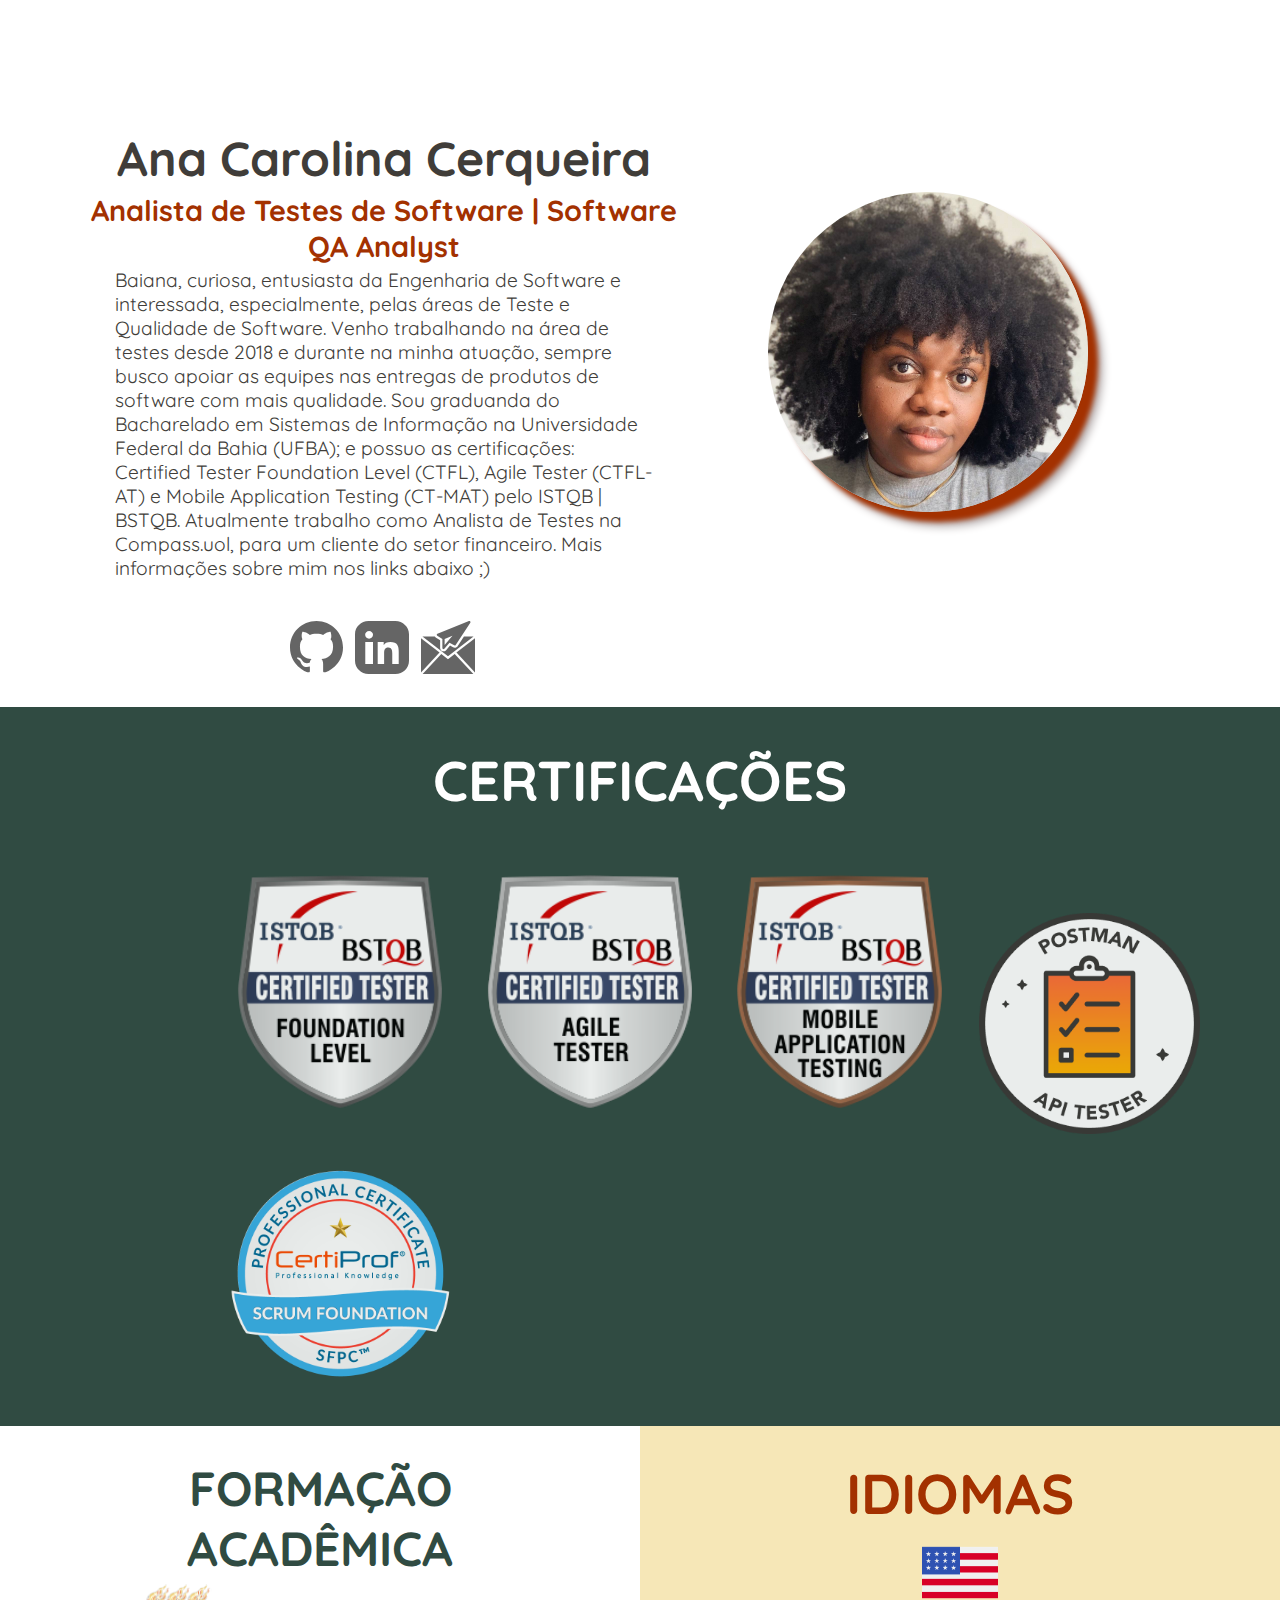
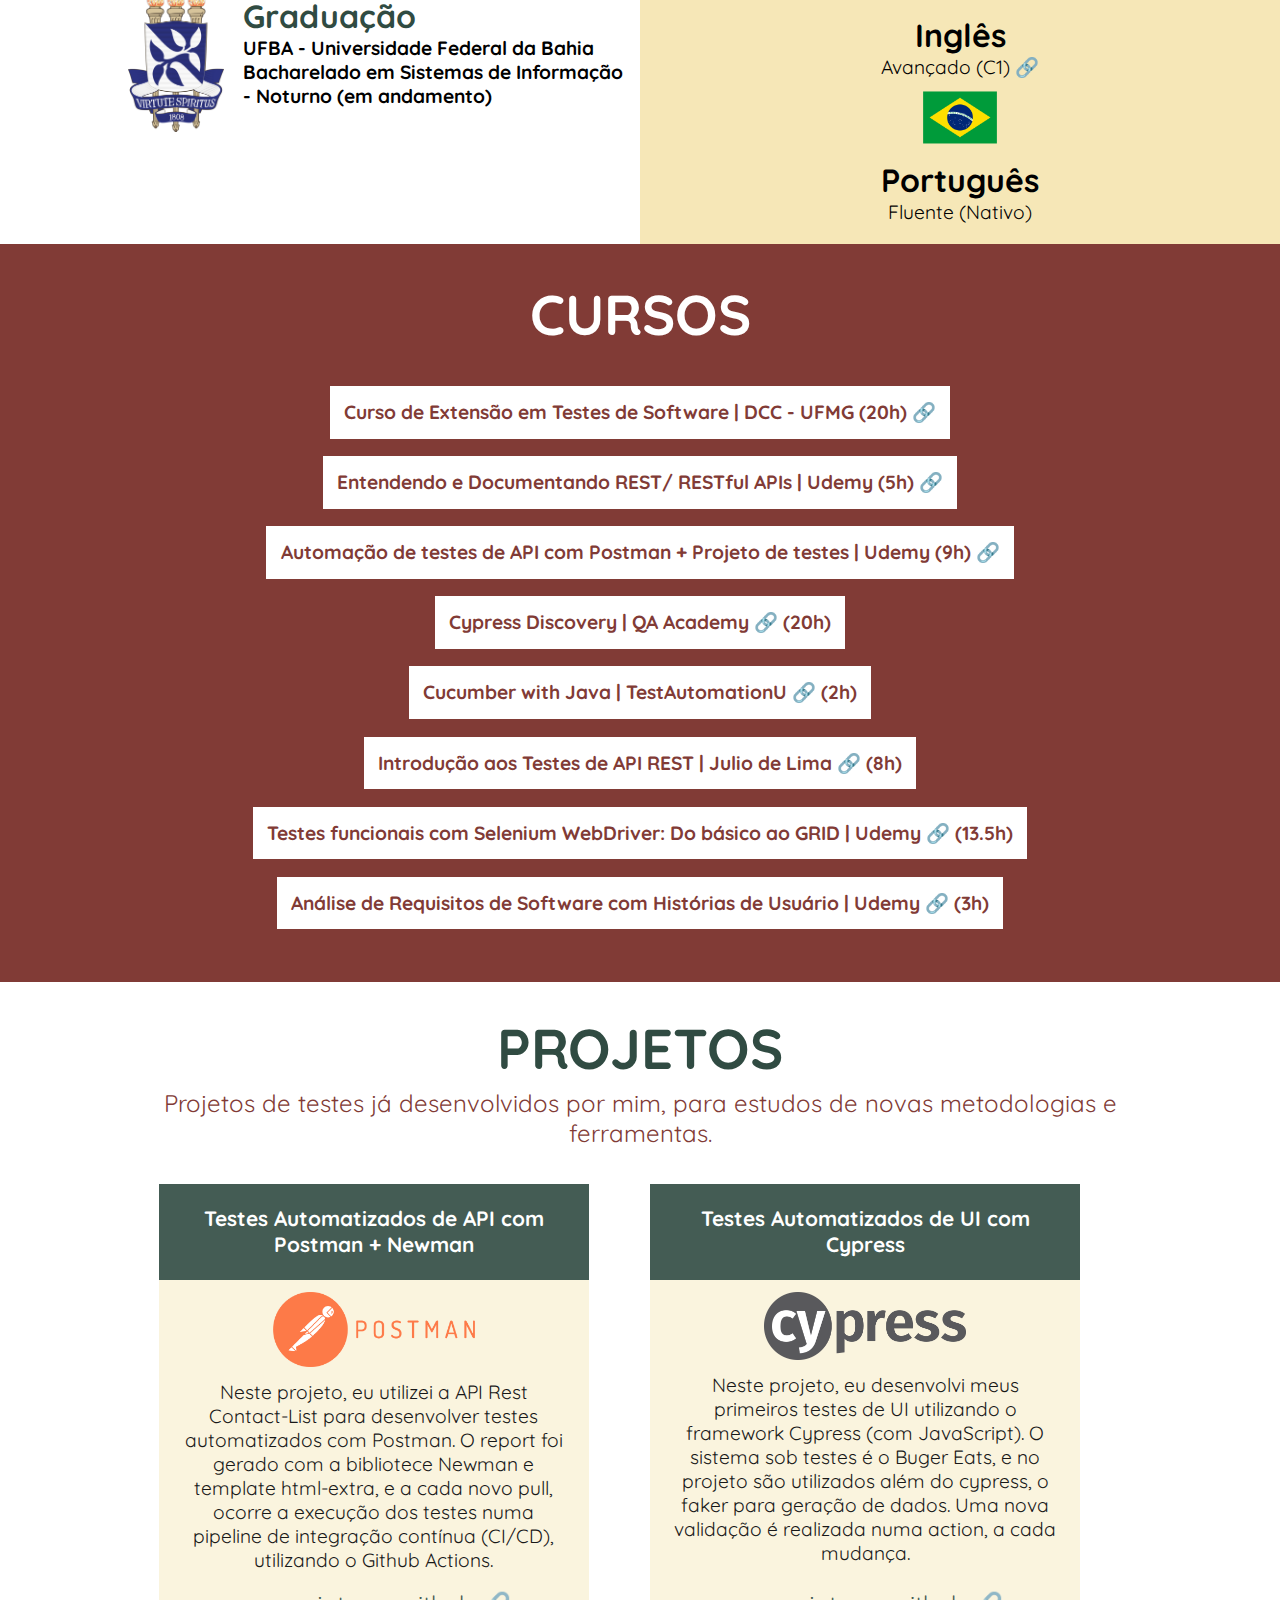
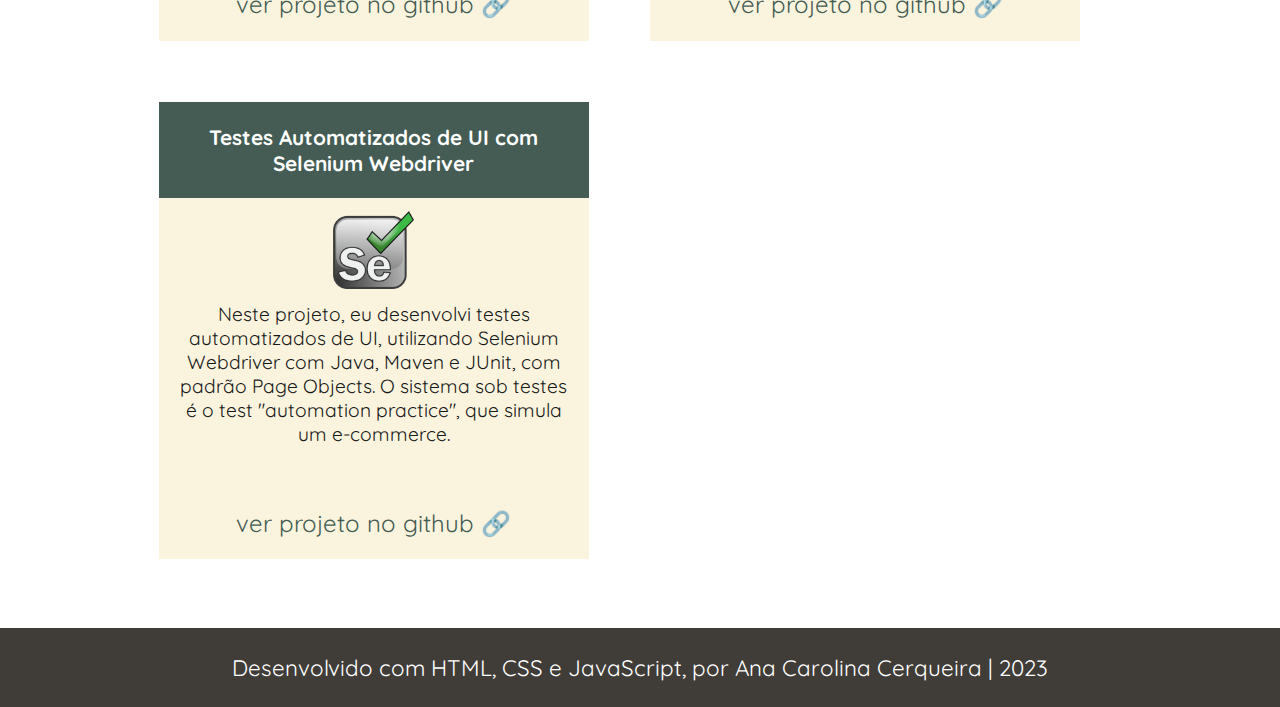
<file: index.html>
<!DOCTYPE html>
<html lang="pt">
    <head>
        <link rel="stylesheet" href="css/stylesheet.css">
        <title>Ana Carolina Cerqueira - Quality Assurance Analyst (QA)</title>
        <style>
            @import url('https://fonts.googleapis.com/css2?family=Quicksand:wght@600&display=swap');
        </style>
        <meta name="description" content="Site Profissional de Ana Carolina Cerqueira - Analista de Testes | QA | Quality Assurance Analyst | Testes Automatizados.">
        <meta name="viewport" content="width=device-width, initial-scale=1.0">
        <script src="js/script.js">
        </script>
        <!-- add icon link -->
        <link rel = "icon" href ="https://cdn-icons-png.flaticon.com/512/346/346072.png" type = "image/x-icon">
    </head>
    <body onload="getContent()">
        <section id="about">
            <section>
                <img id="profile-picture" src="img/anacarolina.jpg" alt="Foto do rosto de Ana Carolina. Uma mulher negra de cabelo crespo, sorrindo" loading=“lazy”>
            </section>
            <section id="name">
            <h1>Ana Carolina Cerqueira</h1>
            <h2>Analista de Testes de Software | Software QA Analyst</h2>
            <p>Baiana, curiosa, entusiasta da Engenharia de Software e interessada, especialmente, pelas áreas de Teste e Qualidade de Software.
               Venho trabalhando na área de testes desde 2018 e durante na minha atuação, sempre busco apoiar as equipes nas entregas de produtos de software com mais qualidade.
               Sou graduanda do Bacharelado em Sistemas de Informação na Universidade Federal da Bahia (UFBA); e possuo as certificações: Certified Tester Foundation Level (CTFL), Agile Tester (CTFL-AT) e Mobile Application Testing (CT-MAT) pelo ISTQB | BSTQB.
               Atualmente trabalho como Analista de Testes na Compass.uol, para um cliente do setor financeiro. Mais informações sobre mim nos links abaixo ;)</p>
               
            <div id="social">
                <div id="email-text">cf.anacarolina@gmail.com</div>
                <a href="https://github.com/anacarolinacerqueira" target="_blank"><img src="img/github.svg" alt="ícone do github com link para o perfil" class="icon"></a>
                <a href="https://www.linkedin.com/in/anacarolinacerqueira/" target="_blank"><img src="img/linkedin.svg" alt="ícone do linkedin, com link para o perfil" class="icon"></a>
                <a href="mailto:cf.anacarolina@gmail.com" target="_blank"> <img src="img/mail.svg" class="icon" alt="e-mail: cf.anacarolina@gmail.com" onmousemove="showMailText()" onmouseleave="hideMailText()"></a>
            </div>
            </section>
        </section>
        <section id="certificates">
            <div id="certifications">
                <h2>CERTIFICAÇÕES</h2>
                <div id="logos">
                    <a href="https://bcr.bstqb.org.br/cert?field_certificado_nome_value=&field_certificado_numero_value=19-CTFL-09775-BR" target="_blank"><img src="img/ctfl.png" alt="logo da certificação CTFL, do ISTQB"></a>
                    <a href="https://bcr.bstqb.org.br/cert?field_certificado_nome_value=&field_certificado_numero_value=22-CTFL-AT-11858-BR" target="_blank"><img src="img/ctflat.png" alt="logo da certificação CTFL-AT, do ISTQB"></a>
                    <a href="https://bcr.bstqb.org.br/cert?field_certificado_nome_value=&field_certificado_numero_value=23-CT-MAT-12959-BR" target="_blank"><img src="img/ctmat.png" alt="logo da certificação CT-MAT, do ISTQB"></a>
                    <a href="https://badgr.com/public/assertions/faEA-aSaQleMbzO84kR-mg?identity__email=cf.anacarolina@gmail.com" target="_blank"><img src="img/postmantester.png" alt="logo da certificação Postman API Tester, do Postman"></a>
                    <a href="https://drive.google.com/file/d/1DNWWKytyFuPPuGOyh8A2bfKQ3jPZt5CL/view" target="_blank"><img src="img/sfpc.png" alt="logo da certificação Scrum Fundamentals, da Certiprof"></a>
                </div>
                <section id="third-line">
                <div id="university">
                    <h2>FORMAÇÃO ACADÊMICA</h2>
                    <div>
                         <img src="img/sti.png" alt="logo da Universidade Federal da Bahia">
                         <h3>Graduação</h3>
                         <p>UFBA - Universidade Federal da Bahia</p>
                         <p>Bacharelado em Sistemas de Informação - Noturno (em andamento)</p>
                    </div>
                </div>
                <div id="languages">
                    <h2>IDIOMAS</h2>
                    <div class="language">
                        <img src="img/usa.png" alt="Bandeira dos Estados Unidos da América">
                        <h3>Inglês</h3>
                        <p><a href="https://www.efset.org/cert/Jr19Bx" target="_blank">Avançado (C1) 🔗</a></p>
                    </div>
                    <div class="language">
                        <img src="img/brazil.png" alt="Bandeira do Brasil">
                        <h3>Português</h3>
                        <p>Fluente (Nativo)</p>
                    </div>
                </div>
                </section>
        </section>
                
            <section>
                <div id="courses"> 
                    <div id="course">
                    <h2>CURSOS</h2>
                    <div class="course-item">
                        <a href="https://drive.google.com/file/d/13HzzIGYbVVkeMo1gzffpYirsFDRJ1xC9/view"  target="_blank">Curso de Extensão em Testes de Software | DCC - UFMG (20h) 🔗 </a>
                    </div>
                    <div class="course-item">
                        <a href="https://www.udemy.com/certificate/UC-6f829907-61ea-4f44-b4eb-7c1d81354409/" target="_blank">Entendendo e Documentando REST/ RESTful APIs | Udemy (5h) 🔗</a>
                    </div>
                    <div class="course-item">
                        <a href="https://www.udemy.com/certificate/UC-80bdec16-7996-4878-ab22-543d63fb8486/" target="_blank">Automação de testes de API com Postman + Projeto de testes | Udemy (9h) 🔗</a>
                    </div>
                    <div class="course-item">
                        <a href="https://drive.google.com/file/d/1kplSBgT-jbFjoKqk0dSSNUTuWLrypQ0n/view?usp=sharing" target="_blank">Cypress Discovery | QA Academy 🔗 (20h)</a>
                    </div>
                    <div class="course-item">
                        <a href="https://drive.google.com/file/d/1H-5aFKM_3bIOWwJ8teS54Fy58yfBP8ty/view?usp=sharing" target="_blank">Cucumber with Java | TestAutomationU 🔗 (2h)</a>
                    </div>
                    <div class="course-item">
                        <a href="https://drive.google.com/file/d/1gNFR6jT77C7Cq0kI4H4Qpl48kwXyx1mV/view?usp=sharing" target="_blank">Introdução aos Testes de API REST | Julio de Lima 🔗 (8h)</a>
                    </div>
                    <div class="course-item">
                        <a href="https://www.udemy.com/certificate/UC-d2e176ad-6a81-488c-938b-b73ada6e681f/" target="_blank">Testes funcionais com Selenium WebDriver: Do básico ao GRID | Udemy 🔗 (13.5h)</a>
                    </div>
                    <div class="course-item">
                        <a href="https://www.udemy.com/certificate/UC-b14fc894-47e6-4b7f-aa04-638b1cf930ef/" target="_blank">Análise de Requisitos de Software com Histórias de Usuário | Udemy 🔗 (3h)</a>
                    </div>
                    </div>
                </div>
            </section>
       
        <section id="projects">
            <h2> PROJETOS </h2>
            <div class="description">
                <p>Projetos de testes já desenvolvidos por mim, para estudos de novas metodologias e ferramentas.</p>
            </div>
            <div class="project">
                <div class="project-title">
                    <h3 class="project-title-text"> Testes Automatizados de API com Postman + Newman</h3>
                </div>
                <div class="project-image">
                    <img src="img/postman.png" alt="logo da ferramenta Postman">
                </div>
                <div class="project-description">
                    <p>Neste projeto, eu utilizei a API Rest Contact-List para desenvolver testes automatizados com Postman. O report foi gerado com a bibliotece Newman e template html-extra, e a cada novo pull, ocorre a execução dos testes numa pipeline de integração contínua (CI/CD), utilizando o Github Actions.</p>
                </div>
                <div class="see-github">
                    <a href="https://github.com/anacarolinacerqueira/ContactListAPI-Testing-Postman" target="_blank"> ver projeto no github 🔗</a>
                </div>
            </div>
            <div class="project">
                <div class="project-title">
                    <h3 class="project-title-text"> Testes Automatizados de UI com Cypress</h3>
                </div>
                <div class="project-image">
                    <img src="img/cypress.png" alt="Logo do framework Cypress">
                </div>
                <div class="project-description">
                    <p>Neste projeto, eu desenvolvi meus primeiros testes de UI utilizando o framework Cypress (com JavaScript). O sistema sob testes é o Buger Eats, e no projeto são utilizados além do cypress, o faker para geração de dados. Uma nova validação é realizada numa action, a cada mudança.</p>
                </div>
                <div class="see-github">
                    <a href="https://github.com/anacarolinacerqueira/cypress-learning" target="_blank"> ver projeto no github 🔗</a>
                </div>
            </div>
            <div class="project">
                <div class="project-title">
                    <h3 class="project-title-text"> Testes Automatizados de UI com Selenium Webdriver</h3>
                </div>
                <div class="project-image">
                    <img src="img/selenium.png" alt="logo do framework Selenium" id="selenium">
                </div>
                <div class="project-description">
                    <p>Neste projeto, eu desenvolvi testes automatizados de UI, utilizando Selenium Webdriver com Java, Maven e JUnit, com padrão Page Objects. O sistema sob testes é o test "automation practice", que simula um e-commerce.</p>
                </div>
                <div class="see-github">
                    <a href="https://github.com/anacarolinacerqueira/SwagLabs-Selenium-Testing" target="_blank"> ver projeto no github 🔗</a>
                </div>
            </div>
        </section> 
        <!--
        <section id="skills">
        <h2>CONHECIMENTOS E HABILIDADES</h2>
        <div id="skills-content">
            <div class="skill-col" id="col-1">
                <h3>Testes de API</h3>
                <ul>
                    <li>- Postman </li>
                    <li>- Insomnia</li>
                    <li>- Swagger UI</li>
                    <li>- Newman (Reporter)</li>
                </ul>
                <h3>Testes Automatizados (Web | UI) </h3>
                <ul>
                    <li>- Selenium Webdriver </li>
                    <li>- Cypress</li>
                     <li>- Robot Framework (Python - UI Web);</li> 
                    <li>- Rest-Assured (Java - API);</li>
                    <li>- JUnit </li>
                    <li>- Cucumber</li>
                    <li>- Allure Reports</li>
                </ul>
                <h3>Ferramentas de Gestão de Projetos e Documentação</h3>
                <ul>
                    <li>- Jira </li>
                    <li>- Azure DevOps
                    <li>- Redmine;</li>
                    <li>- Confluence </li>
                    <li>- Pacote Office </li>
                </ul> 
                </ul>
            </div> 
            <div class="skill-col">
                <h3>Ferramentas de Apoio a Desenvolvimento/Testes</h3>
                <ul>
                    <li>- Github Actions (CI/CD)</li>
                    <li>- Git e Github (Controle de Versionamento)</li>
                    <li>- BrowserStack (Testes Mobile) </li>
                    <li>- DevTools (Debug)</li>
                    <li>- Banco de Dados Relacionais (SQL)</li>
                    <li>- MySQL e PL/SQL (Oracle)</li>
                </ul>
                <h3>Metodologias de Desenvolvimento</h3>
                <ul>
                    <li>- Scrum, Kanban e XP | Extreme Programming (Ágil);</li>
                    <li>- Cascata | Waterfall (Tradicional);</li>
                </ul>
                <h3>Conhecimentos Relacionados</h3>
                <ul>
                    <li>- Linguagens de Porgramação/Marcação: Java, JavaScript, HTML (DOM), CSS, Markdown</li>
                    <li>- Padrões de desenvolvimemto de Testes: Page Objects Model (POM)</li>
                    <li>- Programação Orientada à Objetos (POO) </li>
                </ul>
            </div>
            <div class="skill-col" >
                <h3>Conhecimentos Específicos de Teste</h3>
                <ul>
                    <li>- Técnicas de Teste (Caixa Preta e Caixa Branca)</li>
                    <li>- Níveis de Teste (Unidade, Integração, Sistema (e2e), Aceitação)</li>
                    <li>- Testes Web </li>
                    <li>- Testes Mobile (Android e iOS)</li>
                    <li>- Pirâmide de Testes </li>
                    <li>- Abertura e Acompanhamento de Bugs (Bug Tracking)</li>
                    <li>- Planejamento e Execução de Testes </li>
                    <li>- Gherkin </li>
                    <li>- Behavior Driven Development (BDD)</li>
                    <li>- Test Driven Development (TDD)</li>
                </ul>
                <h3>Testes Não-Funcionais</h3>
                <ul>
                    <li>- Wave (Acessibilidade)</li>
                    <li>- Lighthouse (Performance/Acessibilidade)</li>
                    <li>- WCAG (Acessibilidade)</li>
                    <li>- Conhecimento em Usabilidade</li>
                </ul>
            </div>       
        </div>
        </section>
    -->
        <footer>
            <p id="footer"> Desenvolvido com HTML, CSS e JavaScript, por Ana Carolina Cerqueira | 2023 </p>
        </footer>
    </body>
</html>
</file>
<file: css/stylesheet.css>
* {
	box-sizing: border-box;
    font-family: 'Quicksand', sans-serif;
    margin: 0;
    padding: 0;
}

html{
    background-color: #ffffff;
    height: 100%;
    width: 100%;
}

body{
    animation: fadeInAnimation ease-in 0.2s;
    animation-iteration-count: 1;
    animation-fill-mode: forwards;
}

@keyframes fadeInAnimation {
    0% {
        opacity: 0;
    }
    100% {
        opacity: 1;
     }
}

#about{
    height: auto;
    background-color: #FAF3DB;
}

#name{
    float: left;
    width: 60%;
    text-align: center;
    font-size: 1.2em;
    margin-top: 10%;
}

#name h1{
    font-size: 2.5em;
    color: #403D39;
}

#name h2{
    font-size: 1.5em;
    padding: 0.5%;
    color: #A33100;
    font-weight: bolder;
}

#name p{
    width: 70%;
    text-align: left;
    margin-left: 15%;
    color: #403D39;
}

#pic-about{
    width: 16%;
    border-radius: 50%;
    align-items: center;
    float: left;
    margin-left: 42%;
}

#profile-picture{
    float: right;
    width: 25%;
    height: auto;
    margin-top: 5%;
    margin-right: 15%;
    border-radius: 50%;
    box-shadow: 10px 10px 5px #A33100, 15px 15px 8px rgb(183, 176, 176);
    transition: transform .5s;
}

#profile-picture:hover{
    transform: scale(1.05);
}

#profile-picture img{
    width: 100%;
    height: auto;
}

#email-text{
    display: block;
    font-size: 0.5em;
    float: left;
    width: 100%;
    margin-left: 5%;
    margin-bottom: 1%;
    color: transparent;
    /*color: #A33100; */
}

footer{
    width: 100%;
    color: #fff;
    text-align: center;
    float: left;
    bottom: 5%;
    background-color: #403D39;
    height: 15%;
    padding: 2%;
}

.icon {
    width: 2em;
    height: auto;
    opacity: 60%;
    padding-right: 0.5%;
}

.icon:hover{
    opacity: 100%;
}

#social{
    margin-top: 2%;
    font-size: 1.5em;
}

/* experience section */

#experience {
    background-color: #FAF3DB;
    float: left;
    width: 100%;
    margin-top: 5%;
}

#experience h2{
    color:#A33100;
    font-size: 3.5em;
    float: left;
    width: 40%;
    height: 100%;
    display: block;
    padding-top: 15%;
    padding-left: 3%;
    text-align: center;
}

.experience-title{
    font-weight: bolder;
    font-size: 1.5em;
    color:#A33100;
}

.experience-company{
    font-size: 1.1em;
    display: inline;
}

.experience-company a{
    text-decoration: none;
    color: #813B36;
}

.job-date{
    display: inline;
    font-size: 1em;
    color: #813B36;
}

.job{
    padding: 1%;
    float: right;
    width: 60%;
    color:#403D39;
}

.company-logo{
   width: 5%;
   height: auto;
   float: left;
}

.company-logo img{
    width: 100%;
    height: auto;
    margin-top: 30%;
}

.job-details{
    display: inline-block;
    padding: 1%;
    width: 75%;
}

.more:hover{
    cursor: pointer;
    color:#A33100;
    font-weight: bolder;
}

.more{
    float: right;
    width: 36%;
}

/* projects section */

/* certifications and courses section*/
#certificates{
    width: 100%;
    height: auto;
}

#certifications{
    width: 100%;
    float: left;
    background-color: #304B42;
    margin-top: 2%;
    height: auto;
}

#certifications h2{
    font-size: 3.5em;
    color: #ffffff;
    float: left;
    width: 100%;
    text-align: center;
    margin-top: 3%;
    margin-bottom: 1%;
}

#logos{
    float: left;
    width: 100%;
    padding: 2%;
    margin-left: 15%;
}

#logos img{
    width: 13em;
    height: auto;
    margin: 1%;
    opacity: 0.9;
    transition: transform .5s;
    margin-left: 1%;
}

#logos img:hover{
    transform: scale(1.1);
    opacity: 1.2;
}

#logos p{
    font-size: 1em;
    width: 25%;
    text-align: center;
    font-weight: bolder;
}

#third-line{
    height: auto;
    width: 100%;
    float: left;
    background-color: #ffffff;
}

#university{
    float: left;
    width: 50%;
    background-color: #fff;
    height: auto;
}

#university h2{
    width: 100%;
    font-size: 3.5em;
    color: #304B42;
    text-align: center;
    margin-top: 5%;
}

#university div{
    float: left;
    width: 60%;
    margin-left: 20%;
    margin-bottom: 3%;
}

#university img{
    float: left;
    width: 15%;
    height: auto;
    display: block;
    margin-right: 3%;
    margin-left: 5%;
}

#university h3{
    width: 100%;
    font-size: 1.7em;
    color: #304B42;
    margin-top: 3%;
}

#university p{
    width: 100%;
    font-size: 1em;
    font-weight: bolder;
}

#languages{
    width: 50%;
    height: auto;
    float: left;
    background-color: #F6E7B7;
    color: black;
    padding-bottom: 1.6%;
}

#languages h2{
    width: 100%;
    font-size: 3.5em;
    color: #A33100;
    text-align: center;
    margin-top: 5%;
}

.language{
    float: left;
    width: 45%;
    margin-left: 5%;
}

.language img{
    width: 25%;
    margin-left: 40%;
}

.language h3{
    width: 100%;
    font-size: 2em;
    text-align: center;
}

.language p{
    width: 100%;
    text-align: center;
    font-size: 1.2em;
}

.language p a{
    text-decoration: none;
    color: black;
}

.language p a:hover{
    color: #304B42;
}


#courses{
    float: left;
    width: 100%;
    height: auto;
    height: auto;
    background-color: #813B36;
}

#course{
    width: 90%;
    margin-left: 5%;
    margin-bottom: 3%;
    float: left;
}

#course h2{
    margin: 3%;
    color: #fff;
    font-size: 3.5em;
    text-align: center;
}

.course-item{
    padding: 1.5%;
    font-size: 1.2em;
    width: 50%;
    height: auto;
    float: left;
    align-content: center;
    align-self:center ;
}

.course-item a{
    text-decoration: none;
    background-color: #ffffff;
    color: #813b36;
    padding: 1%;
    font-weight: bolder;
    border: 3px solid transparent;
}

.course-item a:hover{
    border: 3px solid #fff;
    background-color: #813b36;
    color: #fff;
}
/* certifications and courses section end*/

#projects{
    background-color: #ffffff;
    float: left;
    width: 80%;
    margin-left: 10%;
    margin-bottom: 3%;
}

#projects h2{
    color: #304B42;
    font-size: 3.5em;
    float: left;
    width: 100%;
    height: auto;
    display: block;
    padding-top: 3%;
    text-align: center;
}

.description{
    float: left;
    width: 100%;
    text-align: center;
    font-size: 1.5em;
    color: #813B36;
    padding: 0.5%;
}

.project{
    float: left;
    background-color: #FAF3DB;
    width: 27%;
    height: auto;
    margin: 3%;
    transition: transform .5s;
    opacity: 0.9;
}

.project:hover{
    opacity: 1.2;
 	transform: scale(1.05);
}

.project-title{
    background-color: #304B42;
    height: 6em;
}

.project-title-text{
    font-size: 1.3em;
    color: #ffffff;
    padding: 5%;
    text-align: center;
    font-weight: bold;
    height: auto;
}

.project-image{
    float: left;
    width: 100%;
    height: 6em;
    padding: 3%;
}

.project-image img{
    float: left;
    width: 50%;
    margin-left: 25%;
}

#selenium{
    width: 20%;
    margin-left: 40%;
}

.project-description{
    width: 100%;
    height: 15em;
}

.project-description p{
    padding: 5%;
    font-size: 1em;
    text-align: center;
}

.see-github{
    width: 100%;
    text-align: center;
    padding: 5%;
}

.see-github a:hover{
    font-weight: 2;
    color: #A33100;
}

.see-github a{
    text-decoration: none;
    color:#304B42;
}

#skills{
    background-color: #813b36;
    float: left;
    width: 100%;
    height: 50em;
}

#skills h2{
    color: #FAF3DB;
    font-size: 3.5em;
    float: left;
    width: 100%;
    height: auto;
    display: block;
    padding-top: 3%;
    text-align: center;
}

#skills-content{
    width: 90%;
    height: auto;
    background-color: #ffffff;
    float: left;
    margin-left: 5%;
    margin-top: 2%;
    margin-bottom: 10%;
}
.skill-col{
    width: 33%;
    margin: 1.2%;
    float: left;
    padding: 1%;
}

.skill-col h3{
    font-size: 1.6em;
    color: #A33100;
    background-color: #FAF3DB;
    text-align: left;
    margin-top: 3%;
}

.skill-col ul li{
    list-style-type: none;
    color: #304B42;
    font-size: 1.2em;
    padding: 0.5%;
}

#col-1{
    width: 25%;
}

/*media queries to make the desing responsive for more devices */

@media screen and (max-width: 540px) {
    #profile-picture{
        width: 50%;
        height: auto;
        border-radius: 50%;
        margin-right: 25%;
    }

    #name{
        width: 100%;
    }

    #name h1 {
        font-size: 1.5em;
        width: 100%;
    }

    #name h2 {
        font-size: 1.2em;
        width: 90%;
        margin-left: 5%;
    }

    #name p {
        margin-top: 3%;
        font-size: 0.9em;
        width: 80%;
        height: auto;
        text-align: center;
        margin-left: 10%;
    }

    .icon {
        width: 1.5em;
        height: auto;
        opacity: 80%;
    }

    #certifications h2{
        font-size: 2em;
        text-align: center;
    }

    #logos img{
        width: 40%;
    }

    #university{
        width: 100%;
    }

    #university p{
        width: 100%;
        font-size: 1em;
        text-align: center;
        margin: 0%;
    }

    #university h3{
        font-size: 1.8em;
        text-align: center;
    }

    #university img{
        width: 30%;
        margin-left: 35%;
    }

    #languages{
        width: 100%;
        margin: 0%;
    }

    .language{
        width: 100%;
        margin: 0%;
        margin-bottom: 5%;
    }

    .language image{
        width: 30%;
    }

    .language h3{
        font-size: 1.5em;
    }

    #course h2{
        margin-top: 5%;
        font-size: 2em;
    }

    .course-item{
        width: 100%;
        text-align: center;
        font-size: 1em;
        margin-top: 2%;
    }

    .course-item a{
        color: #fff;
        background-color: transparent;
    }

    #projects h2{
        font-size: 2em;
    }

    .description p{
        font-size: 0.7em;
        width: 100%;
    }

    .project{
        width: 100%;
    }

    .project-title-text{
        font-size: 1.1em;
        height: auto;
    }

    .project-image{
       height: auto;
    }
    
    .project-title{
        height: 4.5em;
    }

    .see-github{
        margin-top: 10%;
    }

    footer{
        width: 100%;
        margin-left: 0%;
        padding-top: 5%;
        padding-bottom: 10%;
        font-size: 1em;
    }
}

@media screen and (min-width: 541px) and (max-width: 1023px) {
    #profile-picture{
        width: 60%;
        margin-right: 20%;
    }

    #name{
        width: 100%;
    }

    #name h1 {
        font-size: 2.2em;
        width: 100%;
    }

    #name h2 {
        font-size: 1.4em;
        width: 90%;
        margin-left: 5%;
    }

    #name p {
        margin-top: 3%;
        font-size: 1em;
        width: 80%;
        height: auto;
        text-align: center;
        margin-left: 10%;
    }

    .icon {
        width: 1.5em;
        height: auto;
        opacity: 80%;
    }

    #certifications h2{
        font-size: 2.5em;
        text-align: center;
    }

    #logos img{
        width: 40%;
    }

    #university{
        width: 100%;
    }

    #university p{
        width: 100%;
        font-size: 1.2em;
        text-align: center;
        margin: 0%;
    }

    #university h3{
        font-size: 1.8em;
        text-align: center;
    }

    #university img{
        width: 25%;
        margin-left: 35%;
    }

    #languages{
        width: 100%;
        margin: 0%;
    }

    .language{
        width: 100%;
        margin: 0%;
        margin-bottom: 5%;
    }

    .language img{
        width: 15%;
    }

    .language h3{
        font-size: 1.8em;
    }

    #course h2{
        margin-top: 5%;
        font-size: 2em;
    }

    .course-item{
        width: 100%;
        text-align: center;
        font-size: 1.2em;
        margin-top: 2%;
    }

    .course-item a{
        color: #fff;
        background-color: transparent;
    }

    #projects h2{
        font-size: 2em;
    }

    .description p{
        font-size: 0.85em;
        width: 100%;
    }

    .project{
        width: 100%;
    }

    .project-title-text{
        font-size: 1.2em;
        height: auto;
    }

    .project-image{
       height: auto;
    }
    
    .project-title{
        height: 5em;
    }

    .see-github{
        margin-top: 2%;
    }

    footer{
        width: 100%;
        margin-left: 0%;
        padding-top: 5%;
        padding-bottom: 10%;
        font-size: 1em;
    }
}

@media screen and (min-width: 711px) and (max-width: 1023px) {
    #university img{
        width: 35%;
        margin: 0;
    }

    #university h3{
        font-size: 2.2em;
    }

    #university p{
        font-size: 1.3em;
    }

    .language{
        width: 50%;
    }

    .language img{
        width: 25%;
    }

    .course-item{
        font-size: 1.22em;
    }

    .project-image{
        height: auto;
    }

    .project-description{
        font-size: 1.2em;
    }

    .see-github{
        font-size: 1.5em;
        margin: 0;
    }

    footer{
        font-size: 1.4em;
        height: auto;
    }
}


@media screen and (min-width: 711px) and (max-width: 1023px) {
    #university img{
        width: 35%;
        margin: 0;
    }

    #university h3{
        font-size: 2.2em;
    }

    #university p{
        font-size: 1.3em;
    }

    .language{
        width: 50%;
    }

    .language img{
        width: 25%;
    }

    .course-item{
        font-size: 1.22em;
    }

    .project-image{
        height: auto;
    }

    .project-description{
        font-size: 1.2em;
    }

    .see-github{
        font-size: 1.5em;
        margin: 0;
    }

    footer{
        font-size: 1.4em;
        height: auto;
    }
}


@media screen and (min-width: 1023px) and (max-width: 1709px) {

    #name h2{
        width: 80%;
        margin-left: 10%;
    }

    #profile-picture{
        margin-top: 15%;
    }

    #logos img{
        width: 18%;
    }

    #university img{
        width: 35%;
        margin: 0;
    }

    #university h2{
        font-size: 3em;
        width: 80%;
        margin-left: 10%;
    }

    #university h3{
        font-size: 2em;
        margin-left: 30%;
    }

    #university p{
        font-size: 1.2em;
        margin-left: 30%;
    }

    #university  img{
        width: 25%;
    }

    .language{
        width: 60%;
        margin-left: 20%;
        height: 100%;
    }

    .language img{
        width: 20%;
    }

    #language h2{
        font-size: 1.5em;
    }

    .course-item{
        font-size: 1.2em;
        width: 100%;
        margin-bottom: 1%;
        text-align: center;
    }

    .project{
        width: 42%;
    }

    .project-image{
        height: auto;
    }

    .project-description{
        font-size: 1.2em;
    }

    .see-github{
        font-size: 1.5em;
        margin: 0;
    }

    footer{
        font-size: 1.4em;
        height: auto;
    }
}
</file>
